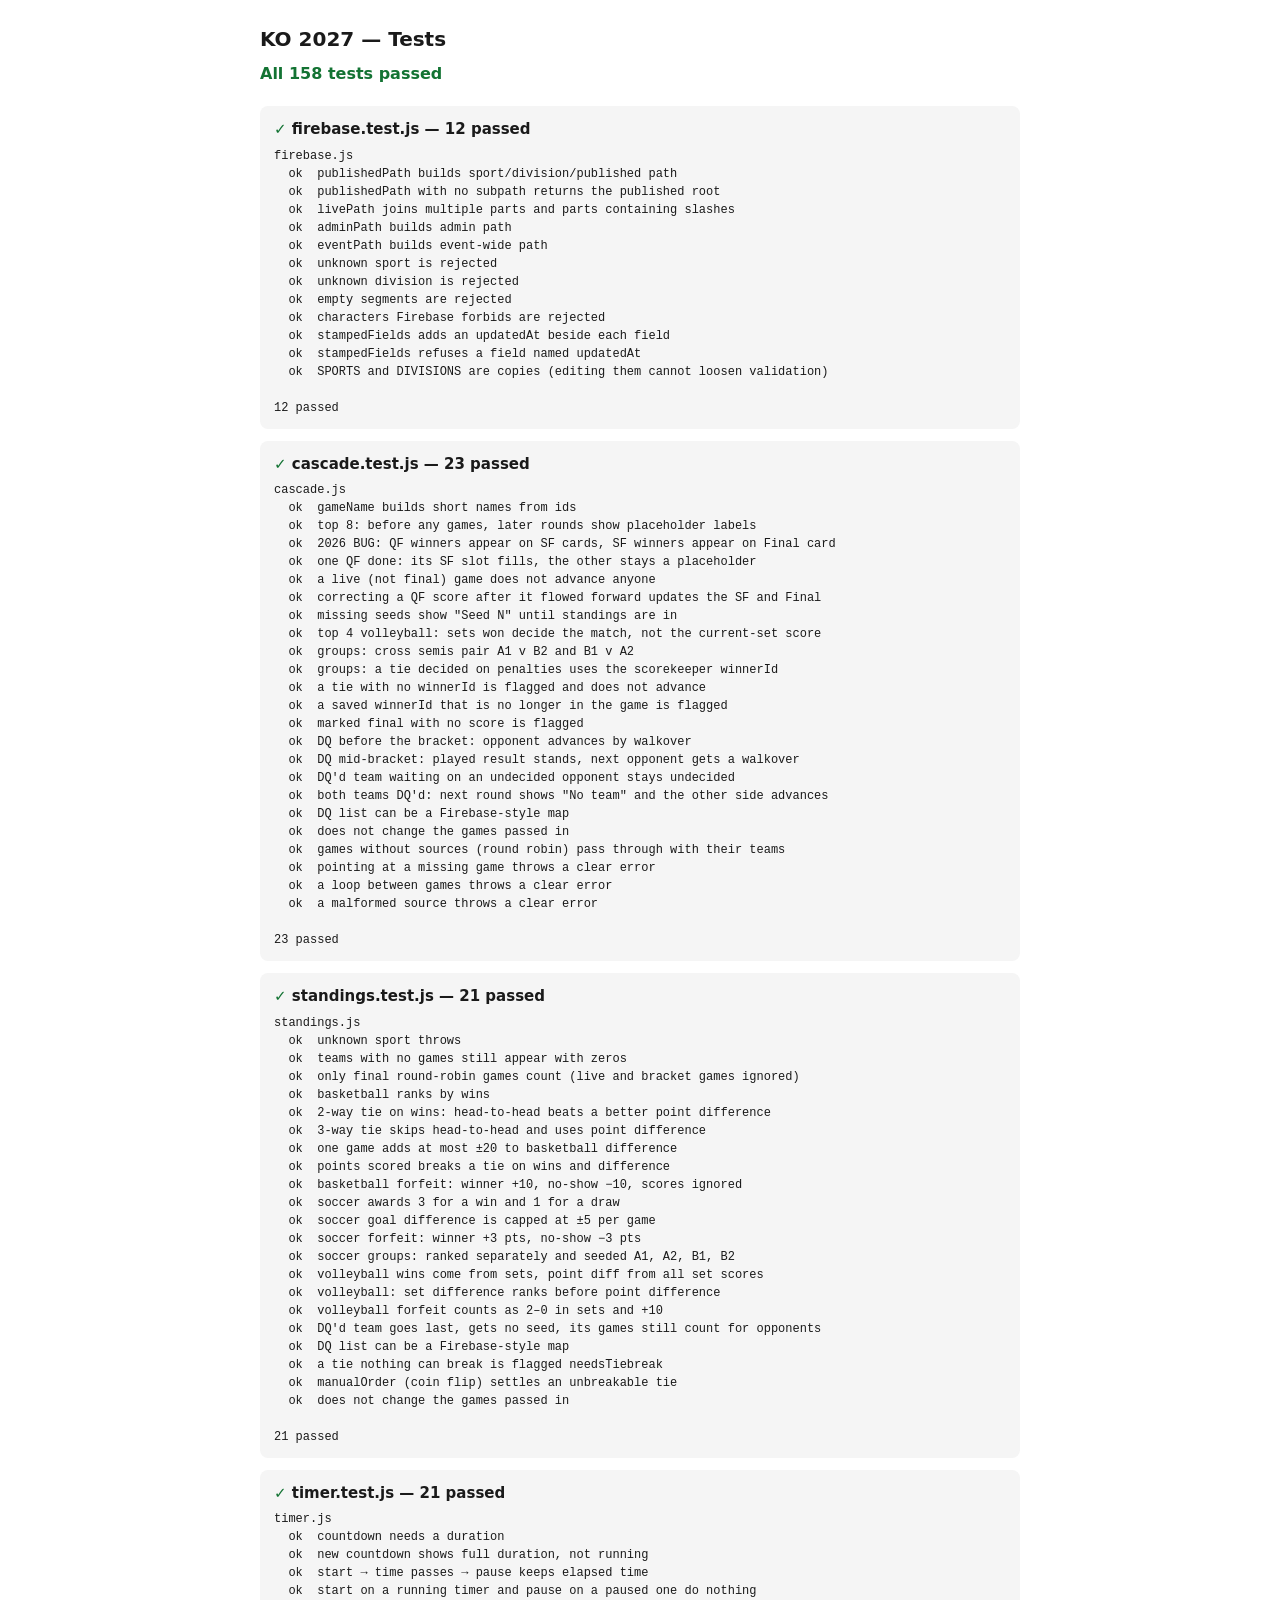
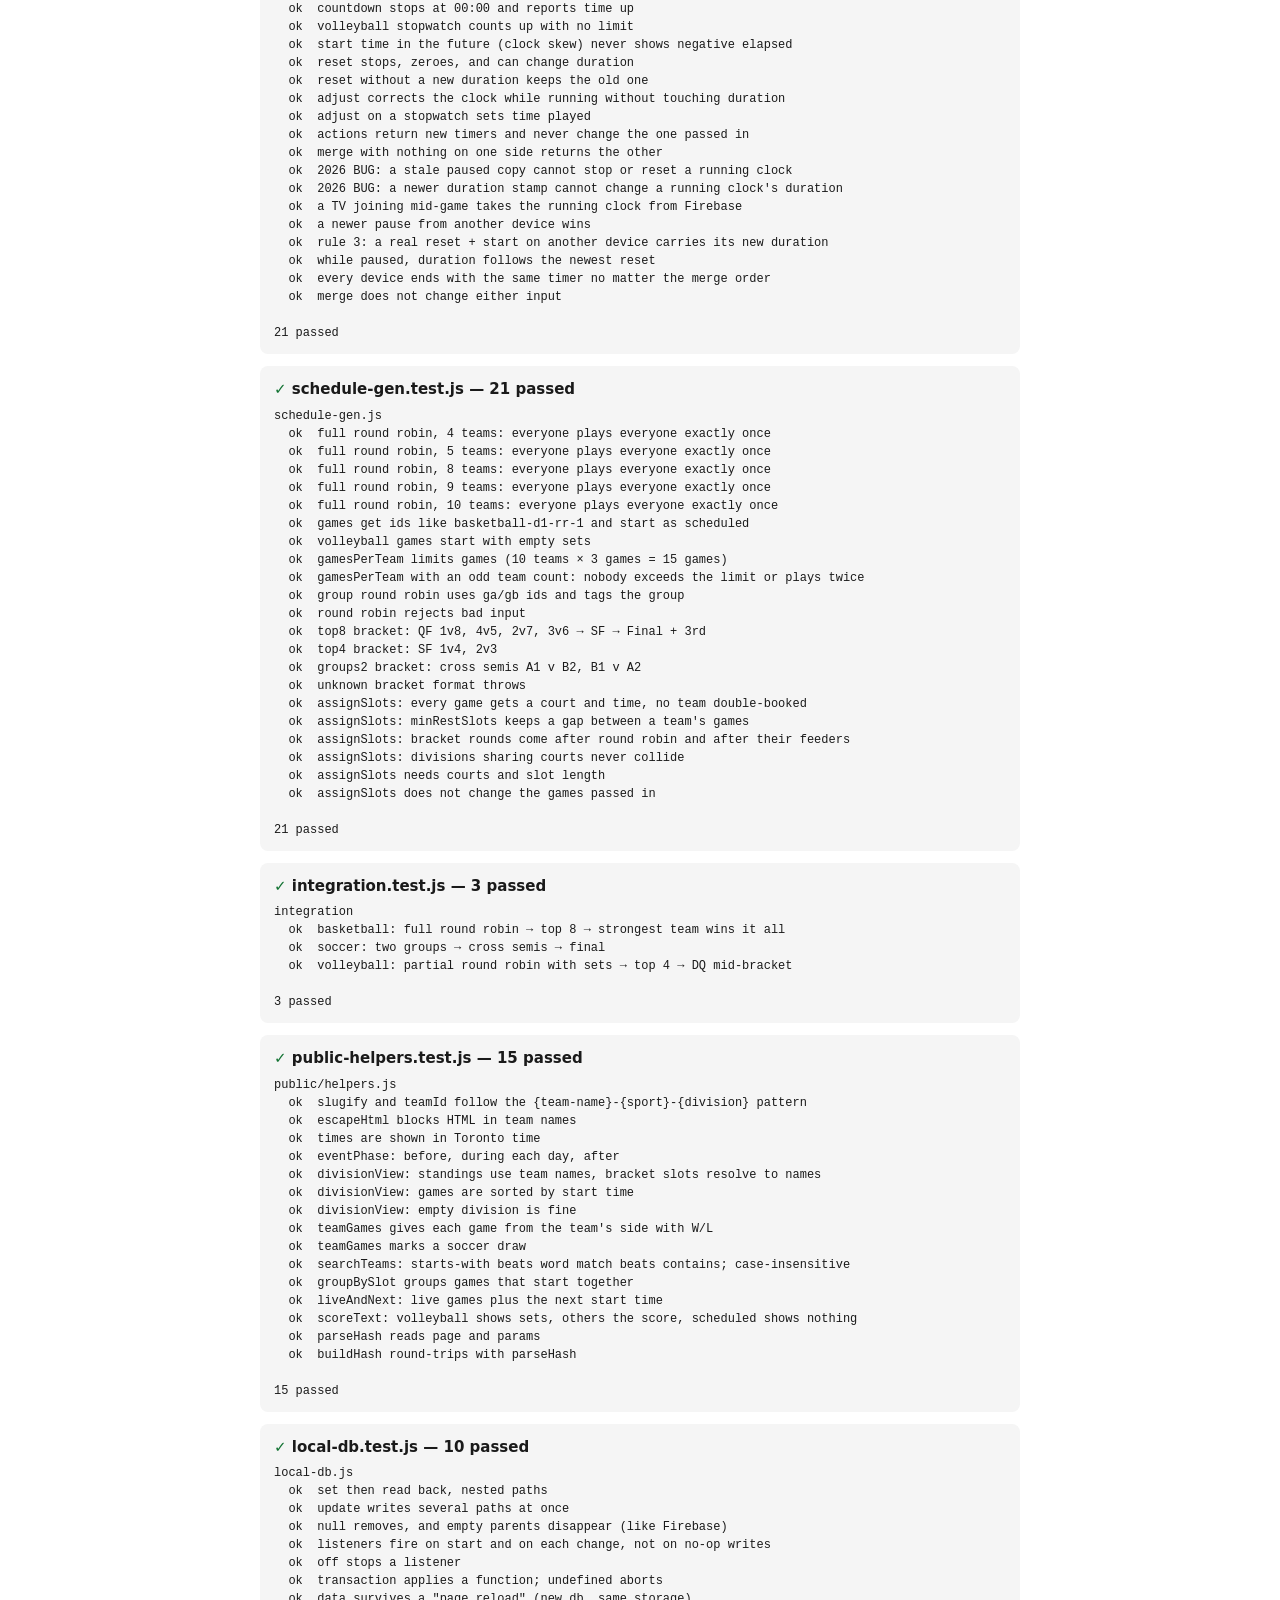
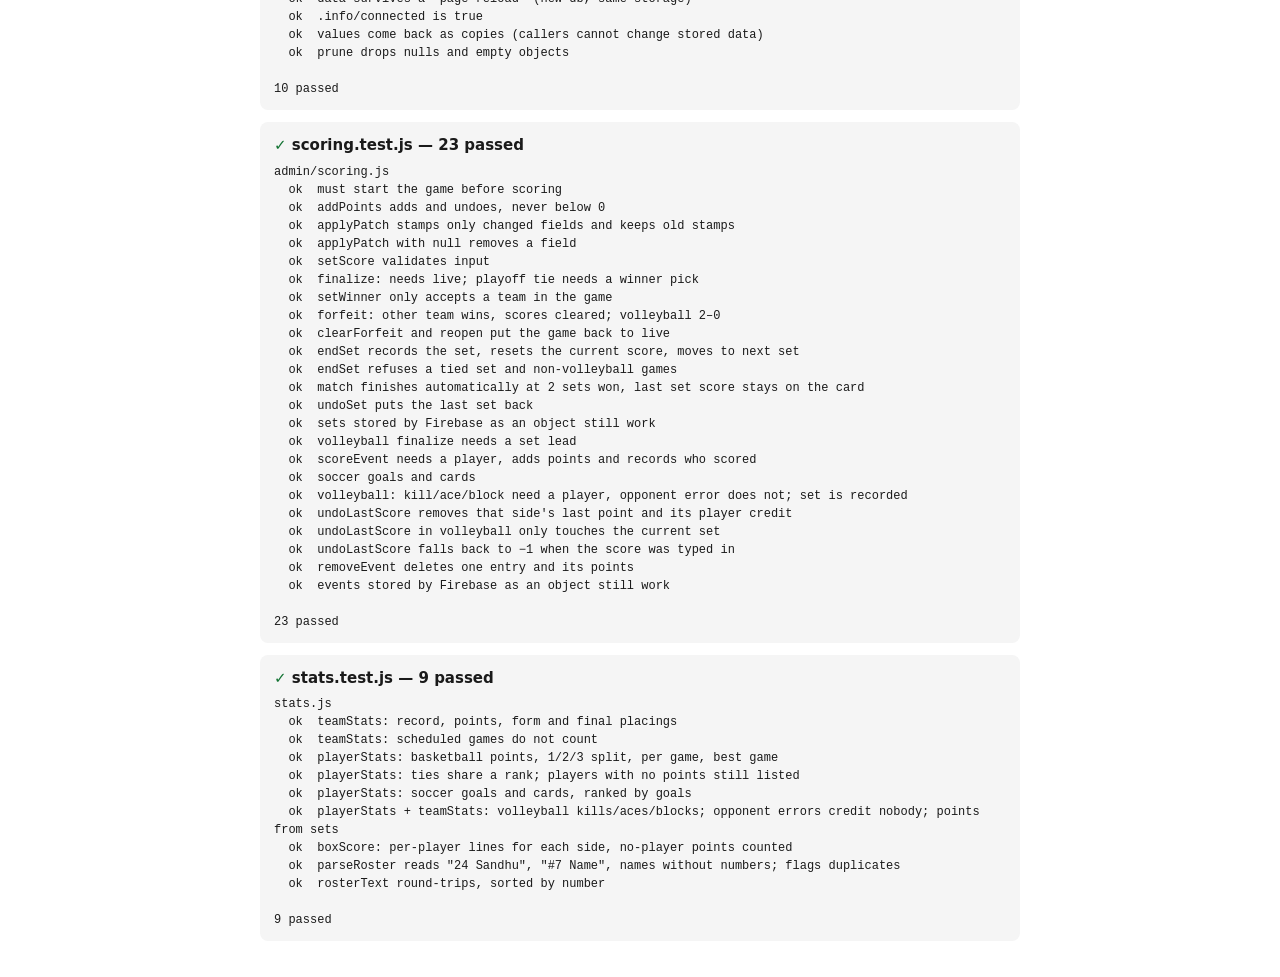
<file: tests/run.html>
<!doctype html>
<html lang="en">
<head>
<meta charset="utf-8">
<meta name="viewport" content="width=device-width, initial-scale=1">
<title>KO 2027 Tests</title>
<!--
  Double-click this file to run every test in your browser — no Node needed.
  Each test file runs in its own hidden frame so they can't affect each other.
  (In a terminal with Node installed, you can also run: node tests/<name>.test.js)
-->
<style>
  :root { --bg: #fff; --fg: #1a1a1a; --dim: #666; --ok: #137333; --bad: #c5221f; --card: #f5f5f5; }
  @media (prefers-color-scheme: dark) {
    :root { --bg: #161616; --fg: #eee; --dim: #999; --ok: #5bd17a; --bad: #ff6b60; --card: #222; }
  }
  body { margin: 0; padding: 24px 16px; background: var(--bg); color: var(--fg);
         font: 14px/1.5 -apple-system, system-ui, sans-serif; }
  main { max-width: 760px; margin: 0 auto; }
  h1 { font-size: 20px; margin: 0 0 4px; }
  #summary { font-size: 16px; font-weight: 600; margin: 8px 0 20px; }
  .ok { color: var(--ok); } .bad { color: var(--bad); }
  section { background: var(--card); border-radius: 8px; padding: 12px 14px; margin-bottom: 12px; }
  section h2 { font-size: 15px; margin: 0 0 6px; }
  pre { margin: 0; white-space: pre-wrap; word-break: break-word; font: 12px/1.5 ui-monospace, Menlo, monospace; }
  iframe { display: none; }
</style>
</head>
<body>
<main>
  <h1>KO 2027 — Tests</h1>
  <div id="summary">Running…</div>
  <div id="results"></div>
</main>
<script>
  // Test file → the shared files it needs.
  var SUITES = [
    ['firebase.test.js', ['firebase']],
    ['cascade.test.js', ['cascade']],
    ['standings.test.js', ['standings']],
    ['timer.test.js', ['timer']],
    ['schedule-gen.test.js', ['schedule-gen']],
    ['integration.test.js', ['schedule-gen', 'standings', 'cascade']],
    ['public-helpers.test.js', ['standings', 'cascade', '../public/helpers']],
    ['local-db.test.js', ['local-db']],
    ['scoring.test.js', ['../admin/scoring']],
    ['stats.test.js', ['stats']]
  ];

  // Runs inside each frame: a tiny stand-in for Node's `require` and `assert`.
  var FRAME_SHIM = '(' + function () {
    var mods = {};
    window.__mods = mods;
    window.console = {
      log: function () { parent.postMessage({ id: window.__id, line: [].join.call(arguments, ' ') }, '*'); }
    };
    window.onerror = function (msg) {
      parent.postMessage({ id: window.__id, fail: String(msg).replace(/^Uncaught /, '') }, '*');
    };
    function same(a, b) {
      if (a === b) return true;
      if (typeof a !== 'object' || typeof b !== 'object' || !a || !b) return false;
      if (Array.isArray(a) !== Array.isArray(b)) return false;
      var ka = Object.keys(a), kb = Object.keys(b);
      if (ka.length !== kb.length) return false;
      return ka.every(function (k) { return same(a[k], b[k]); });
    }
    function show(v) { try { return JSON.stringify(v); } catch (e) { return String(v); } }
    var assert = {
      equal: function (a, b, m) { if (a !== b) throw new Error(m || ('expected ' + show(b) + ', got ' + show(a))); },
      deepEqual: function (a, b, m) { if (!same(a, b)) throw new Error(m || ('expected ' + show(b) + ', got ' + show(a))); },
      ok: function (v, m) { if (!v) throw new Error(m || 'expected a true value'); },
      match: function (s, re) { if (!re.test(s)) throw new Error(show(s) + ' does not match ' + re); },
      throws: function (fn, re) {
        try { fn(); } catch (e) {
          if (re && !re.test(e.message)) throw new Error('wrong error: ' + e.message);
          return;
        }
        throw new Error('expected an error but none was thrown');
      }
    };
    window.require = function (p) {
      if (p === 'node:assert/strict') return assert;
      if (mods[p]) return mods[p];
      throw new Error('require: unknown module ' + p);
    };
  } + ')();';

  var results = document.getElementById('results');
  var state = {};
  var remaining = SUITES.length;

  function finishSuite(id) {
    var s = state[id];
    if (s.done) return;
    s.done = true;
    var passed = s.lines.filter(function (l) { return /^\s+ok\s/.test(l); }).length;
    s.ok = !s.failed && s.lines.some(function (l) { return /passed$/.test(l); });
    s.title.innerHTML = '<span class="' + (s.ok ? 'ok' : 'bad') + '">' + (s.ok ? '✓' : '✗') + '</span> ' +
      id + ' — ' + passed + ' passed' + (s.ok ? '' : ', FAILED');
    remaining--;
    if (remaining === 0) {
      var allOk = Object.keys(state).every(function (k) { return state[k].ok; });
      var total = Object.keys(state).reduce(function (n, k) {
        return n + state[k].lines.filter(function (l) { return /^\s+ok\s/.test(l); }).length;
      }, 0);
      var summary = document.getElementById('summary');
      summary.className = allOk ? 'ok' : 'bad';
      summary.textContent = allOk ? 'All ' + total + ' tests passed' : 'Some tests FAILED — see red sections below';
    }
  }

  window.addEventListener('message', function (e) {
    var s = state[e.data && e.data.id];
    if (!s) return;
    if (e.data.line != null) {
      s.lines.push(e.data.line);
      s.pre.textContent = s.lines.join('\n');
      if (/passed$/.test(e.data.line)) finishSuite(e.data.id);
    }
    if (e.data.fail) {
      s.failed = true;
      s.lines.push('FAILED: ' + e.data.fail);
      s.pre.textContent = s.lines.join('\n');
      finishSuite(e.data.id);
    }
    // Async test files print "N passed" a little after loading; give them time.
    if (e.data.loaded) setTimeout(function () { finishSuite(e.data.id); }, 3000);
  });

  // Always load fresh copies so an edited file is picked up on reload.
  var BUST = '?v=' + Date.now();

  SUITES.forEach(function (suite) {
    var id = suite[0];
    var section = document.createElement('section');
    var title = document.createElement('h2');
    var pre = document.createElement('pre');
    title.textContent = id + ' — running…';
    section.appendChild(title);
    section.appendChild(pre);
    results.appendChild(section);
    state[id] = { lines: [], title: title, pre: pre };

    var html = '<script>window.__id=' + JSON.stringify(id) + ';' + FRAME_SHIM + '<\/script>';
    suite[1].forEach(function (name) {
      var path = ('../src/shared/' + name + '.js').replace('/shared/../', '/');
      var alias = '../shared/' + name + '.js'; // how src/public files require shared ones
      html += '<script>window.module={exports:{}};<\/script>' +
        '<script src="' + path + BUST + '"><\/script>' +
        '<script>__mods[' + JSON.stringify(path) + ']=__mods[' + JSON.stringify(alias) + ']=module.exports;<\/script>';
    });
    html += '<script src="' + id + BUST + '"><\/script>' +
      '<script>parent.postMessage({id:window.__id,loaded:true},"*");<\/script>';

    var frame = document.createElement('iframe');
    // srcdoc frames resolve relative paths against this page (the tests/ folder)
    html = '<base href="' + location.href.replace(/[^/]*$/, '') + '">' + html;
    frame.srcdoc = html;
    document.body.appendChild(frame);
  });
</script>
</body>
</html>
</file>
